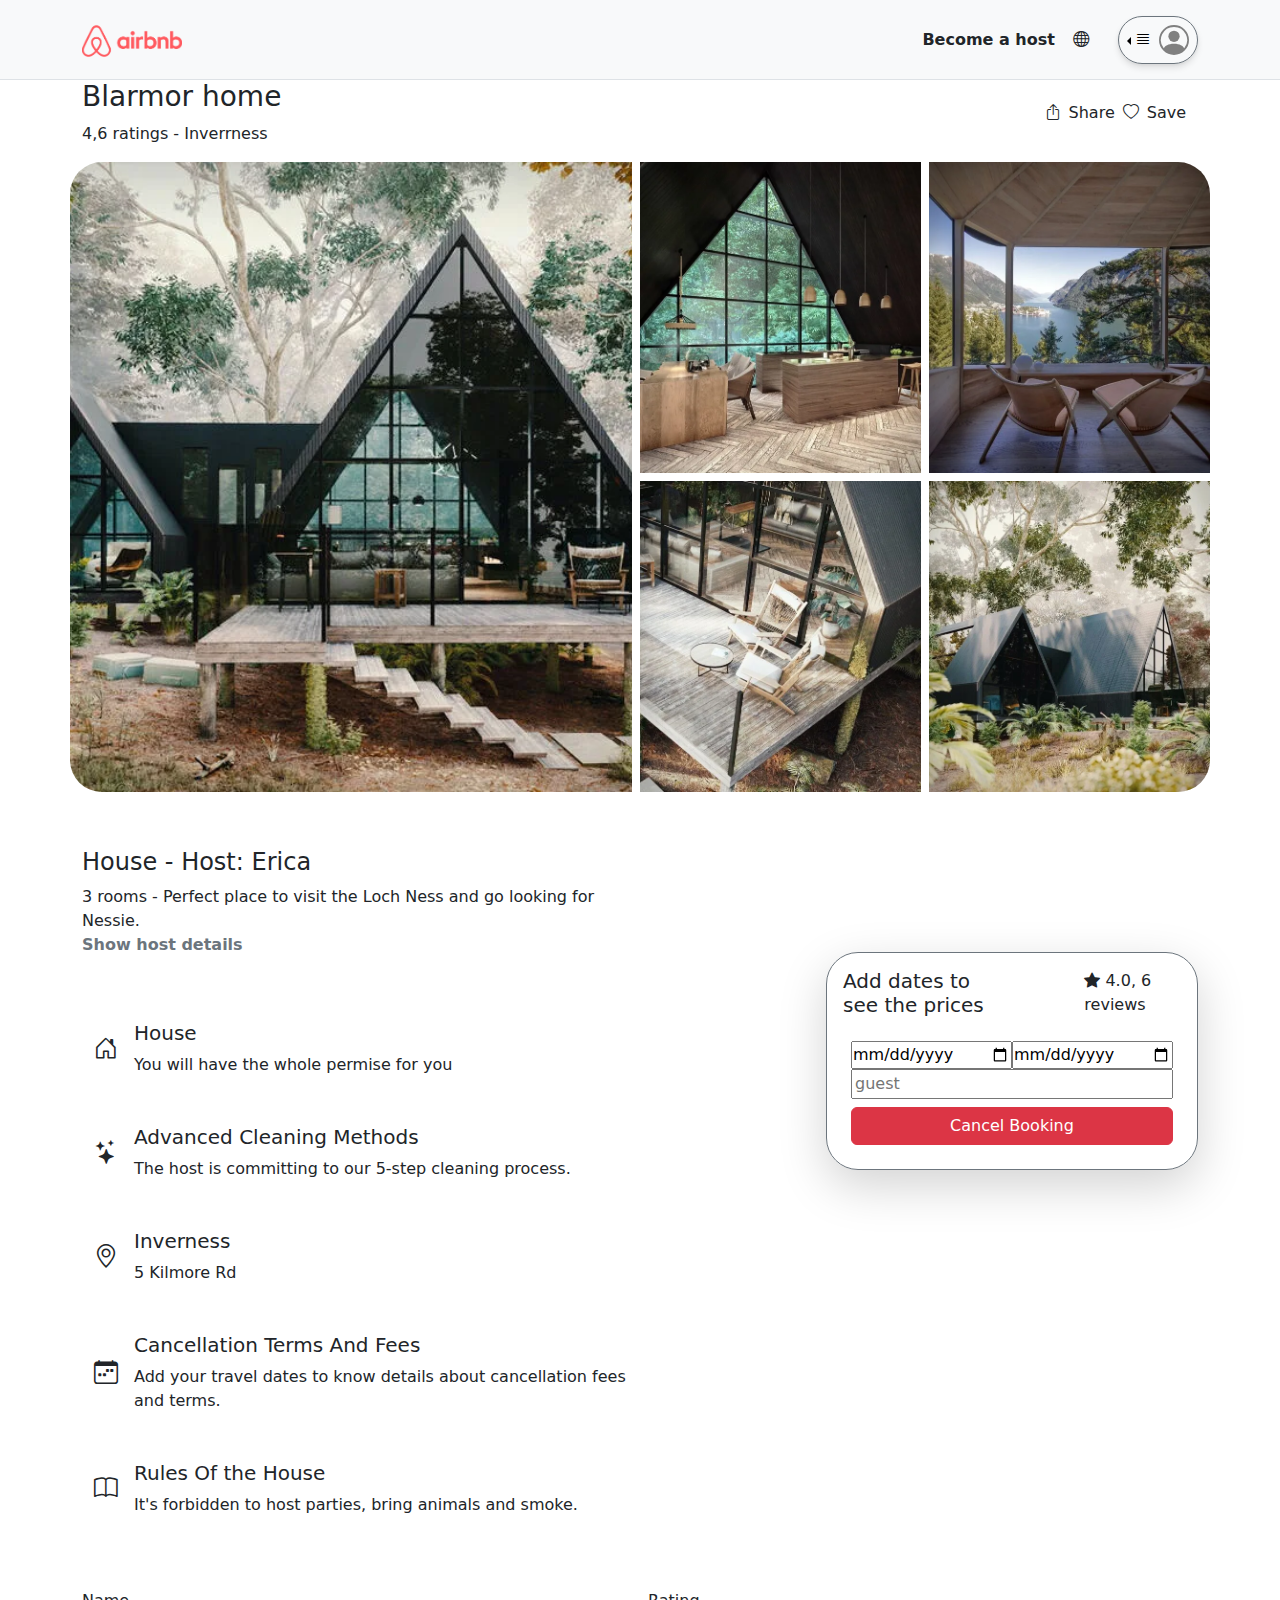
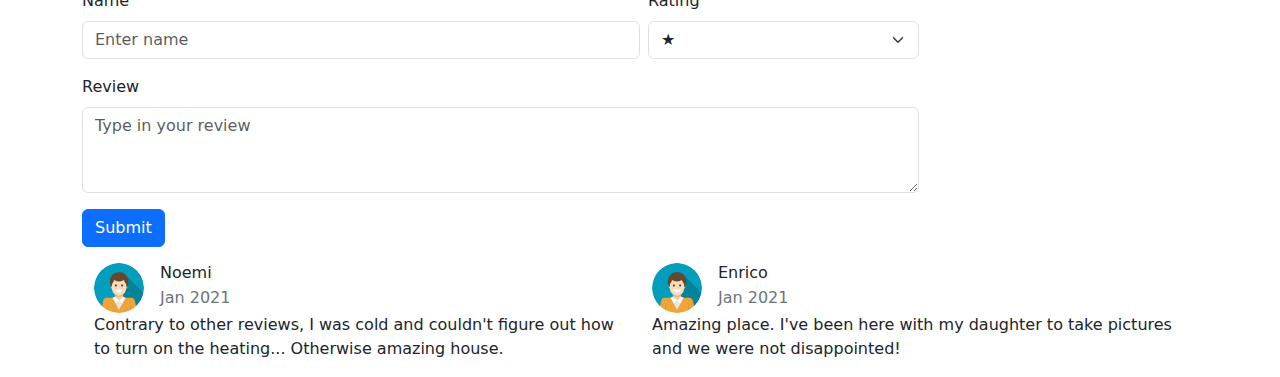
<file: page3.html>
<!DOCTYPE html>
<html lang="en">
  <head>
    <meta charset="UTF-8" />
    <meta name="viewport" content="width=device-width, initial-scale=1.0" />
    <title>Document</title>

    <link
      href="https://cdn.jsdelivr.net/npm/bootstrap@5.3.3/dist/css/bootstrap.min.css"
      rel="stylesheet"
      integrity="sha384-QWTKZyjpPEjISv5WaRU9OFeRpok6YctnYmDr5pNlyT2bRjXh0JMhjY6hW+ALEwIH"
      crossorigin="anonymous"
    />
    <link
      rel="stylesheet"
      href="https://cdn.jsdelivr.net/npm/bootstrap-icons@1.11.3/font/bootstrap-icons.min.css"
    />
    <link rel="stylesheet" href="style3.css" />
  </head>

  <body>
    <header>
      <nav class="navbar bg-body-tertiary border-bottom">
        <div class="container">
          <a class="navbar-brand navPage2" href="index.html">
            <img
              src="assets/logo-pink.png"
              alt="Logo"
              width="100"
              height="50"
              class="d-inline-block align-text-top"
            />
          </a>

          <div class="d-flex gap-4 justify-content-center align-items-center">
            <div class="d-flex align-items-center gap-2">
              <div class="host">
                <p class="mb-0 fw-bold">Become a host</p>
              </div>
              <div class="mondo">
                <i class="bi bi-globe"></i>
              </div>
            </div>

            <div>
              <span
                class="d-flex align-items-center gap-2 rounded-pill border border-secondary p-2 dropstart user"
              >
                <a
                  href="#"
                  class="dropdown-toggle"
                  data-bs-toggle="dropdown"
                  aria-expanded="false"
                  style="color: black"
                  ><i class="bi bi-justify"></i
                ></a>
                <ul class="dropdown-menu dropdown-menu-lg-end">
                  <li>
                    <a class="dropdown-item" href="index.html">Registrati</a>
                  </li>
                  <li><a class="dropdown-item" href="#">Accedi</a></li>
                  <li>
                    <hr class="dropdown-divider" />
                  </li>
                  <li><a class="dropdown-item" href="#">go to Home</a></li>
                  <li>
                    <a class="dropdown-item" href="#">Affitta con Airbnb</a>
                  </li>
                  <li>
                    <a class="dropdown-item" href="#">Proponi un'esperienza</a>
                  </li>
                  <li>
                    <a class="dropdown-item" href="#">Centro assistenza</a>
                  </li>
                </ul>

                <svg
                  xmlns="http://www.w3.org/2000/svg"
                  width="30"
                  height="30"
                  fill="grey"
                  class="bi bi-person-circle"
                  viewBox="0 0 16 16"
                >
                  <path d="M11 6a3 3 0 1 1-6 0 3 3 0 0 1 6 0" />
                  <path
                    fill-rule="evenodd"
                    d="M0 8a8 8 0 1 1 16 0A8 8 0 0 1 0 8m8-7a7 7 0 0 0-5.468 11.37C3.242 11.226 4.805 10 8 10s4.757 1.225 5.468 2.37A7 7 0 0 0 8 1"
                  />
                </svg>
              </span>
            </div>
          </div>
        </div>
      </nav>
    </header>
    <main>
      <div class="container d-flex justify-content-between align-items-center">
        <div class="col">
          <h3>Blarmor home</h3>
          <p>4,6 ratings - Inverrness</p>
        </div>

        <div class="container d-flex col text-nowrap gap-4 justify-content-end">
          <div class="d-flex gap-2">
            <i class="bi bi-box-arrow-up"> </i>
            <p>Share</p>
            <i class="bi bi-heart"> </i>
            <p>Save</p>
          </div>
        </div>
      </div>
      <div class="container-fluid d-flex flex-column">
        <div
          class="container divImg p-0 d-flex rounded-5 object-fit-cover overflow-hidden"
        >
          <div class="imgGrande col-6 pe-2 pe-md-2">
            <img src="assets/1.webp" alt="grande" />
          </div>

          <div class="container col-6">
            <div class="row imgPiccole p-0 d-flex pb-1">
              <img class="col-6 p-0 pe-1" src="assets/2.webp" alt="piccola1" />
              <img class="col-6 p-0 ps-1" src="assets/4.webp" alt="piccola2" />
            </div>
            <div class="row imgPiccole p-0 d-flex pt-1">
              <img class="col-6 p-0 pe-1" src="assets/3.webp" alt="piccola3" />
              <img class="col-6 p-0 ps-1" src="assets/5.webp" alt="piccola4" />
            </div>
          </div>
        </div>
      </div>
      <div id="contenitore12col" class="container mt-5 d-flex">
        <div id="contentiore8col" class="col-12 col-md-8">
          <div class="col-12 col-md-9">
            <div class="row mt-2 mb-4">
              <h4>House - Host: Erica</h4>
              <span
                >3 rooms - Perfect place to visit the Loch Ness and go looking
                for Nessie.</span
              >
              <p class="text-secondary fw-bold">Show host details</p>
            </div>
            <div class="container d-flex flex-row align-items-center py-4">
              <i class="bi bi-house-door fs-4 me-3"></i>
              <div class="row">
                <h5>House</h5>
                <span>You will have the whole permise for you</span>
              </div>
            </div>
            <div class="container d-flex flex-row align-items-center py-4">
              <i class="bi bi-stars fs-4 me-3"></i>
              <div class="row">
                <h5>Advanced Cleaning Methods</h5>
                <span
                  >The host is committing to our 5-step cleaning process.</span
                >
              </div>
            </div>
            <div class="container d-flex flex-row align-items-center py-4">
              <i class="bi bi-geo-alt fs-4 me-3"></i>
              <div class="row">
                <h5>Inverness</h5>
                <span>5 Kilmore Rd</span>
              </div>
            </div>
            <div class="container d-flex flex-row align-items-center py-4">
              <i class="bi bi-calendar-week fs-4 me-3"></i>
              <div class="row">
                <h5>Cancellation Terms And Fees</h5>
                <span
                  >Add your travel dates to know details about cancellation fees
                  and terms.</span
                >
              </div>
            </div>
            <div class="container d-flex flex-row align-items-center py-4">
              <i class="bi bi-book fs-4 me-3"></i>
              <div class="row">
                <h5>Rules Of the House</h5>
                <span
                  >It's forbidden to host parties, bring animals and
                  smoke.</span
                >
              </div>
            </div>
          </div>
        </div>
        <div class="d-none col-4 d-md-block">
          <div
            id="riquadro"
            class="p-3 border border-secondary rounded-5 shadow-lg d-none d-md-block"
          >
            <div class="row d-flex flex-row justify-content-between">
              <div class="col-6">
                <h5>
                  Add dates to<br />
                  see the prices
                </h5>
              </div>
              <div class="col-4">
                <p><i class="bi bi-star-fill"></i> 4.0, 6 reviews</p>
              </div>
            </div>
            <div>
              <form
                class="d-flex flex-column container p-2 m-0"
                id="ricercaDisponibilita"
                role="search"
              >
                <div class="container-fluid d-flex p-0">
                  <input
                    class="input flex-fill p-0"
                    type="date"
                    placeholder="gg/mm/aaaa"
                  />
                  <input
                    class="input flex-fill p-0"
                    type="date"
                    placeholder="gg/mm/aaaa"
                  />
                </div>
                <input class="input" type="text" placeholder="guest" />
                <a class="btn btn-danger mt-2" type="button" href="page2.html">
                  Cancel Booking
                </a>
              </form>
            </div>
          </div>
        </div>
      </div>
      <div class="col p-3 d-md-none">
        <div
          id="riquadro"
          class="p-3 border border-secondary rounded-5 shadow-lg"
        >
          <div class="row d-flex flex-row justify-content-between">
            <div class="col-6">
              <h5>
                Add dates to<br />
                see the prices
              </h5>
            </div>
            <div class="col-4">
              <p><i class="bi bi-star-fill"></i> 4.0, 6 reviews</p>
            </div>
          </div>
          <div>
            <form
              class="d-flex flex-column container p-2 m-0"
              id="ricercaDisponibilita"
              role="search"
            >
              <div class="container-fluid d-flex p-0">
                <input
                  class="input flex-fill p-0"
                  type="date"
                  placeholder="gg/mm/aaaa"
                />
                <input
                  class="input flex-fill p-0"
                  type="date"
                  placeholder="gg/mm/aaaa"
                />
              </div>
              <input class="input" type="text" placeholder="guest" />
              <a class="btn btn-danger mt-2" type="button" href="page2.html">
                Cancel Booking
              </a>
            </form>
          </div>
        </div>
      </div>

      <div class="container mt-5">
        <form class="col-12 col-md-9">
          <div class="d-flex">
            <div class="mb-3 col-8">
              <label for="name" class="form-label">Name</label>
              <input
                type="text"
                class="form-control"
                id="name"
                placeholder="Enter name"
              />
            </div>
            <div class="mb-3 col-4 ps-2">
              <label for="rating" class="form-label">Rating</label>
              <select class="form-select" id="rating">
                <option value="1">★</option>
                <option value="2">★★</option>
                <option value="3">★★★</option>
                <option value="4">★★★★</option>
                <option value="5">★★★★★</option>
              </select>
            </div>
          </div>
          <div class="mb-3">
            <label for="review" class="form-label">Review</label>
            <textarea
              class="form-control"
              id="review"
              rows="3"
              placeholder="Type in your review"
            ></textarea>
          </div>
          <button type="submit" class="btn btn-primary">Submit</button>
        </form>
      </div>
      <div class="container d-flex flex-row">
        <div class="container col d-flex flex-column align-items-start py-3">
          <div class="d-flex align-items-start">
            <img
              src="assets/propic.png"
              alt="Avatar"
              class="rounded-circle me-3 avatar"
            />
            <div class="row">
              <h6 class="mb-1">Noemi</h6>
              <span class="text-secondary"> Jan 2021</span>
            </div>
          </div>
          <span class="mb-0"
            >Contrary to other reviews, I was cold and couldn't figure out how
            to turn on the heating... Otherwise amazing house.</span
          >
        </div>
        <div class="container col d-flex flex-column align-items-start py-3">
          <div class="d-flex align-items-start">
            <img
              src="assets/propic.png"
              alt="Avatar"
              class="rounded-circle me-3 avatar"
            />
            <div class="row">
              <h6 class="mb-1">Enrico</h6>
              <span class="text-secondary">Jan 2021</span>
            </div>
          </div>
          <span class="mb-0"
            >Amazing place. I've been here with my daughter to take pictures and
            we were not disappointed!</span
          >
        </div>
      </div>
    </main>
  </body>
  <script
    src="https://cdn.jsdelivr.net/npm/bootstrap@5.3.3/dist/js/bootstrap.bundle.min.js"
    integrity="sha384-YvpcrYf0tY3lHB60NNkmXc5s9fDVZLESaAA55NDzOxhy9GkcIdslK1eN7N6jIeHz"
    crossorigin="anonymous"
  ></script>
</html>
</file>
<file: style3.css>
.body {
  margin: 0;
  padding: 0;
}

.host {
  padding: 5px;
  cursor: pointer;
}

.mondo {
  padding: 5px;
  cursor: pointer;
}

.host:hover {
  background-color: rgba(211, 211, 211, 0.459);
  border-radius: 30px;
  padding: 5px;
}

.mondo:hover {
  background-color: rgba(211, 211, 211, 0.459);
  border-radius: 50%;

  padding: 5px;
}

.user {
  box-shadow: 0 4px 6px rgba(0, 0, 0, 0.1), 0 1px 3px rgba(0, 0, 0, 0.06);
  transition: transform 0.2s ease, box-shadow 0.2s ease;
}

.user:hover {
  box-shadow: 0 10px 15px rgba(0, 0, 0, 0.2), 0 4px 6px rgba(0, 0, 0, 0.1);
}

.dropdown-toggle::after {
  display: none !important;
  content: none !important;
}

.imgGrande img {
  width: 100%;
  height: 100%;
  object-fit: cover;
}
.imgPiccole img {
  width: 50%;
  height: 50%;
  object-fit: cover;
}
/* .divImg {
  object-fit: cover;
} */

#riquadro {
  margin-top: 7rem;
}
.avatar {
  width: 50px;
  height: 50px;
}
</file>
